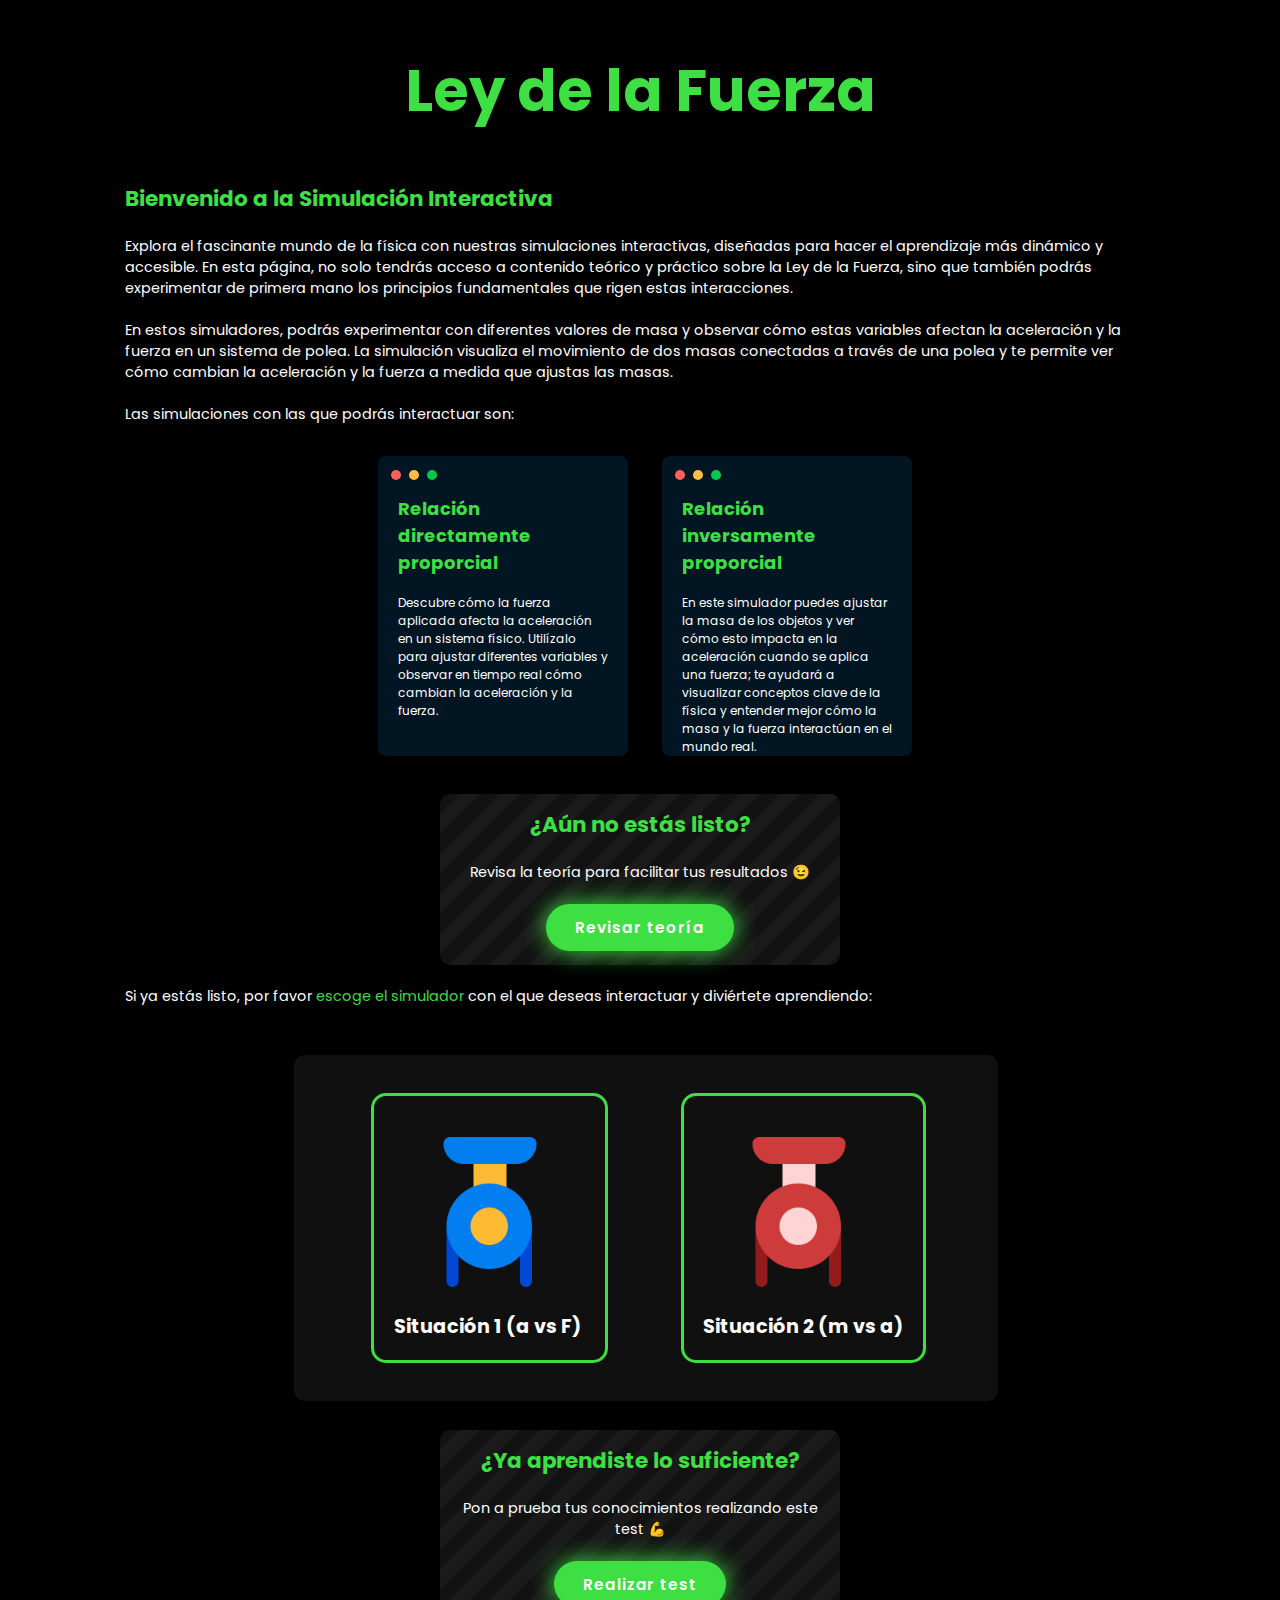
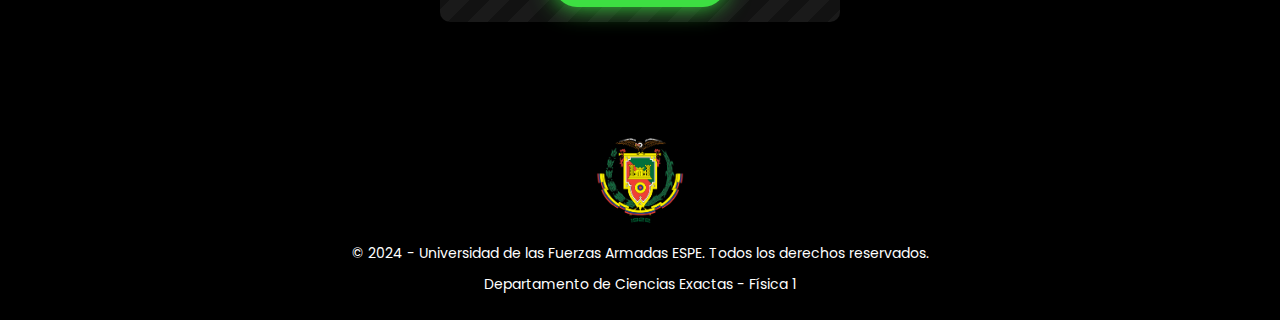
<file: index.html>
<!DOCTYPE html>
<html lang="en">
<head>
    <meta charset="UTF-8">
    <meta name="viewport" content="width=device-width, initial-scale=1.0">
    <meta name="description" content="Simuladores interactivos de física para estudiar la Ley de la Fuerza. Aprende sobre como influyen la aceleración, gravedad y fuerza en un sistema de poleas.">
    <meta name="keywords" content="simuladores de física, ley de la fuerza, aceleración, fuerza, gravedad, leyes de Newton, aprendizaje interactivo">
    <meta name="robots" content="index, follow">
    <meta name="author" content="Universidad de las Fuerzas Armadas ESPE">

    <title>Ley de la Fuerza</title>
    <link rel="stylesheet" type="text/css" href="css/index.css">
    <link rel="icon" href="img/favicon.ico" type="image/x-icon">
</head>
<body>
    <h1 class="heading">Ley de la Fuerza</h1>
    <div class="contenido-principal">
        <h2>Bienvenido a la Simulación Interactiva</h2>
        <br>
        <p class="contenido-principal-intro">Explora el fascinante mundo de la física con nuestras simulaciones interactivas, diseñadas para hacer el aprendizaje más dinámico y accesible. En esta página, no solo tendrás acceso a contenido teórico y práctico sobre la Ley de la Fuerza, sino que también podrás experimentar de primera mano los principios fundamentales que rigen estas interacciones.</p>
        <br>
        <p>En estos simuladores, podrás experimentar con diferentes valores de masa y observar cómo estas variables afectan la aceleración y la fuerza en un sistema de polea. La simulación visualiza el movimiento de dos masas conectadas a través de una polea y te permite ver cómo cambian la aceleración y la fuerza a medida que ajustas las masas.</p>
        <br>
        <p>Las simulaciones con las que podrás interactuar son:</p>
        <br>
        <div class="cartas-intro">
            <div class="card">
                <div class="tools">
                    <div class="circle">
                    <span class="red box"></span>
                    </div>
                    <div class="circle">
                    <span class="yellow box"></span>
                    </div>
                    <div class="circle">
                    <span class="green box"></span>
                    </div>
                </div>
                <div class="card__content">
                    <h2>Relación directamente proporcial</h2>
                    <br>
                    <p>Descubre cómo la fuerza aplicada afecta la aceleración en un sistema físico. Utilízalo para ajustar diferentes variables y observar en tiempo real cómo cambian la aceleración y la fuerza.</p>
                </div>
            </div>
    
            <div class="card">
                <div class="tools">
                    <div class="circle">
                    <span class="red box"></span>
                    </div>
                    <div class="circle">
                    <span class="yellow box"></span>
                    </div>
                    <div class="circle">
                    <span class="green box"></span>
                    </div>
                </div>
                <div class="card__content">
                    <h2>Relación inversamente proporcial</h2>
                    <br>
                    <p>En este simulador puedes ajustar la masa de los objetos y ver cómo esto impacta en la aceleración cuando se aplica una fuerza; te ayudará a visualizar conceptos clave de la física y entender mejor cómo la masa y la fuerza interactúan en el mundo real.</p>
                </div>
            </div>
        </div>
        <br>
        <div class="contenido_teoria">
            <h2>¿Aún no estás listo?</h2>
            <br>
            <p>Revisa la teoría para facilitar tus resultados 😉</p>
            <br>
            <a class="btn" href="teoria/definiciones.html">Revisar teoría</a>
        </div>
        <br>
        <p>Si ya estás listo, por favor <span style="color: var(--main-color);">escoge el simulador</span> con el que deseas interactuar y diviértete aprendiendo:</p>
    </div>

    <div class="opciones">
        <div class="opcion2">
            <div class="img2" onclick="window.location.href='simulador/situacion1.html'">
                <img src="img/polea1.png" alt="Polea - Aceleración vs Fuerza">
                <h3>Situación 1 (a vs F)</h3>
            </div>
        </div>
        <div class="opcion1">
            <div class="img1" onclick="window.location.href='simulador/situacion2.html'">
                <img src="img/polea2.png" alt="Polea - Masa vs Aceleración">
                <h3>Situación 2 (m vs a)</h3>
            </div>
        </div>
    </div>

    <div class="contenido_teoria">
        <h2 style="color: var(--main-color)">¿Ya aprendiste lo suficiente?</h2>
        <br>
        <p>Pon a prueba tus conocimientos realizando este test 💪</p>
        <br>
        <a class="btn" href="teoria/test.html">Realizar test</a>
    </div>

    <footer>
        <div class="footer-content">
            <img src="img/espe.png" alt="Universidad de las Fuerzas Armadas ESPE" class="footer-logo">
            <p>&copy; 2024 - Universidad de las Fuerzas Armadas ESPE. Todos los derechos reservados.</p>
            <p>Departamento de Ciencias Exactas - Física 1</p>
        </div>
    </footer>
</body>
</html>
</file>
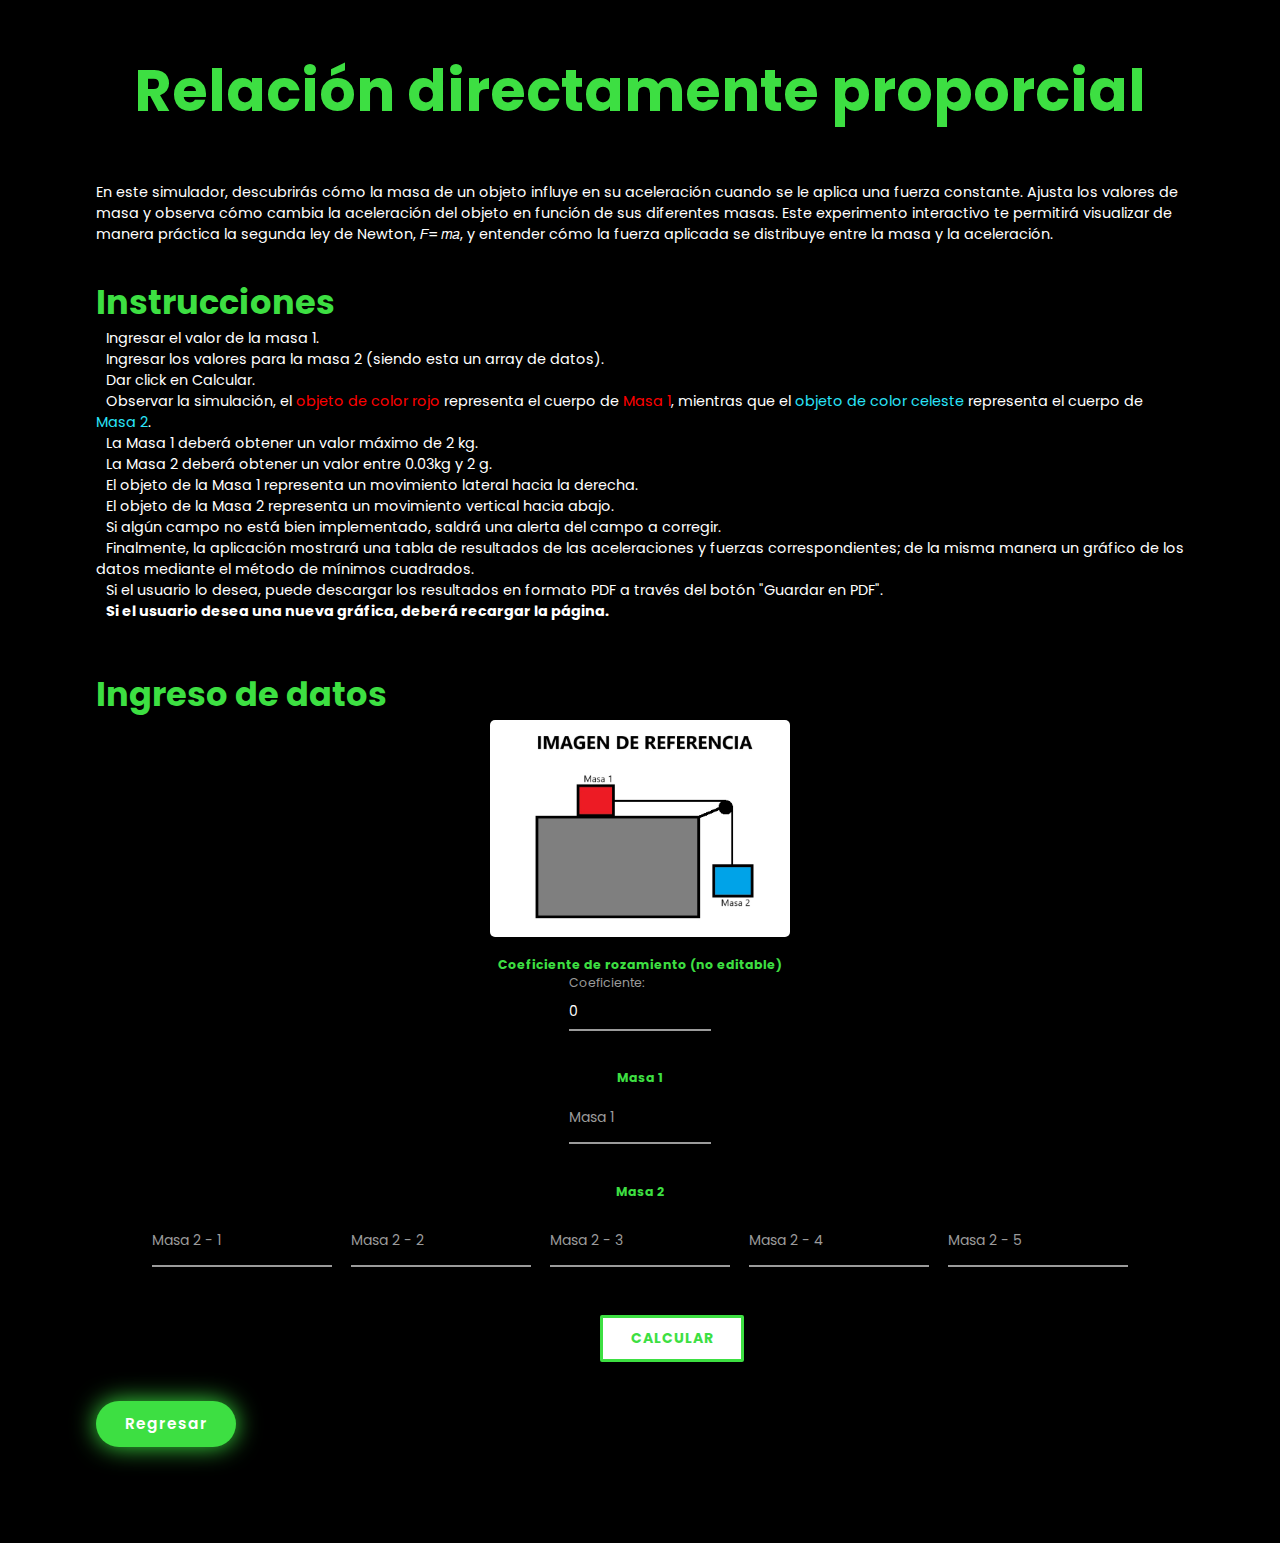
<file: simulador/situacion1.html>
<!DOCTYPE html>
<html lang="en">
<head>
    <meta charset="UTF-8">
    <meta name="viewport" content="width=device-width, initial-scale=1.0">
    <title>Situación 1 (a vs F)</title>
    <link rel="icon" href="../img/opcion1.ico" type="image/x-icon">
    <link rel="stylesheet" type="text/css" href="../css/index.css">
	<link rel="stylesheet" type="text/css" href="../css/situacion1.css">
</head>
<body>

    <header>
        <h1 class="heading">Relación directamente proporcial</h1>
    </header>

    <section class="principal-content">
        <div class="introduccion">
            <p>En este simulador, descubrirás cómo la masa de un objeto influye en su aceleración cuando se le aplica una fuerza constante. Ajusta los valores de masa y observa cómo cambia la aceleración del objeto en función de sus diferentes masas. Este experimento interactivo te permitirá visualizar de manera práctica la segunda ley de Newton, 𝐹= 𝑚𝑎, y entender cómo la fuerza aplicada se distribuye entre la masa y la aceleración.</p>
            <br>
        </div>
        <div class="instrucciones">
            <h3 class="sub-heading">Instrucciones</h3>
            <p><i class="fa-solid fa-circle-right"></i> Ingresar el valor de la masa 1.</p>
            <p><i class="fa-solid fa-circle-right"></i> Ingresar los valores para la masa 2 (siendo esta un array de datos).</p>
            <p><i class="fa-solid fa-circle-right"></i> Dar click en Calcular.</p>
            <p><i class="fa-solid fa-circle-right"></i> Observar la simulación, el <span style="color: red;">objeto de color rojo</span> representa el cuerpo de <span style="color: red;">Masa 1</span>, mientras que el <span style="color: rgb(42, 228, 249);">objeto de color celeste</span> representa el cuerpo de <span style="color: rgb(42, 228, 249);">Masa 2</span>.</p>
            <p><i class="fa-solid fa-circle-right"></i> La Masa 1 deberá obtener un valor máximo de 2 kg.</p>
            <p><i class="fa-solid fa-circle-right"></i> La Masa 2 deberá obtener un valor entre 0.03kg y 2 g.</p>
            <p><i class="fa-solid fa-circle-right"></i> El objeto de la Masa 1 representa un movimiento lateral hacia la derecha.</p>
            <p><i class="fa-solid fa-circle-right"></i> El objeto de la Masa 2 representa un movimiento vertical hacia abajo.</p>
            <p><i class="fa-solid fa-circle-right"></i> Si algún campo no está bien implementado, saldrá una alerta del campo a corregir.</p>
            <p><i class="fa-solid fa-circle-right"></i> Finalmente, la aplicación mostrará una tabla de resultados de las aceleraciones y fuerzas correspondientes; de la misma manera un gráfico de los datos mediante el método de mínimos cuadrados.</p>
            <p><i class="fa-solid fa-circle-right"></i> Si el usuario lo desea, puede descargar los resultados en formato PDF a través del botón "Guardar en PDF".</p>
            <p><i class="fa-solid fa-circle-right"></i> <strong>Si el usuario desea una nueva gráfica, deberá recargar la página.</strong></p>
        </div>
    </section>

    <div class="datos-masas">
        <h3 class="sub-heading">Ingreso de datos</h3>
        <div class="img-referencial">
            <img class="img-referencia" src="../img/referencia.jpg" alt="Ley de la Fuerza">
        </div>  
        <h3 class="h3-sub">Coeficiente de rozamiento (no editable)</h3>
        <div class="coeficiente">
            <div class="form__group field">
                <input type="number" id="coeficienteRozamiento" class="form__field input-coe" value="0" placeholder="Coeficiente" readonly>
                <label for="Coeficiente-rozamiento" class="form__label">Coeficiente:</label>
            </div>       
        </div>
        <br><br>
        <h3 class="h3-sub">Masa 1</h3>
        <div class="input-masa1">
            <div class="form__group field">
                <input type="number" id="masa1" class="form__field" placeholder="Masa 1" required step="0.01" max="1">
                <label for="masa1" class="form__label">Masa 1</label>
            </div>
        </div>
        <br><br>
        <h3 class="h3-sub">Masa 2</h3>
        <div class="input-masa2">
            <div class="form__group field masitas2">
                <input type="number" id="masa2-1" class="form__field" placeholder="Masa 2 - 1" required step="0.01" max="0.30" min="0.03">
                <label for="masa2-1" class="form__label">Masa 2 - 1</label>
            </div>
            <div class="form__group field masitas2">
                <input type="number" id="masa2-2" class="form__field" placeholder="Masa 2 - 2" required step="0.01" max="0.30" min="0.03">
                <label for="masa2-1" class="form__label">Masa 2 - 2</label>
            </div>
            <div class="form__group field masitas2">
                <input type="number" id="masa2-3" class="form__field" placeholder="Masa 2 - 3" required step="0.01" max="0.30" min="0.03">
                <label for="masa2-1" class="form__label">Masa 2 - 3</label>
            </div>
            <div class="form__group field masitas2">
                <input type="number" id="masa2-4" class="form__field" placeholder="Masa 2 - 4" required step="0.01" max="0.30" min="0.03">
                <label for="masa2-1" class="form__label">Masa 2 - 4</label>
            </div>
            <div class="form__group field masitas2">
                <input type="number" id="masa2-5" class="form__field" placeholder="Masa 2 - 5" required step="0.01" max="0.30" min="0.03">
                <label for="masa2-1" class="form__label">Masa 2 - 5</label>
            </div>
        </div>

        <div class="botones">
            <div class="buttons">
                <button id="calcularBtn" onclick="calcular()">Calcular</button>
            </div>
        </div>

        <div id="resultados" class="result" style="display: none;">
            <h3 class="sub-heading">Resultados:</h3>
            <table id="resultadosTabla">
                <thead>
                    <tr>
                        <th>Masa 1</th>
                        <th>Masa 2</th>
                        <th>Aceleración (m/s²)</th>
                        <th>Fuerza (N)</th>
                        <th>Acciones</th>
                    </tr>
                </thead>
                <tbody>
                    <!-- Las filas se agregarán dinámicamente aquí -->
                </tbody>
            </table>
        </div>
        
        <canvas id="simCanvas" class="simCanvas" width="500" height="300" style="display: none;"></canvas>

        <br><br>
        <div id="graficaContainer" style="display: none;">
            <h3 class="sub-heading">Gráfica: Aceleración vs Fuerza</h3>
            <canvas id="graficaCanvas" width="500" height="300"></canvas>
        </div>

        <!-- Div para mostrar la ecuación de la recta -->
        <div id="ecuacionRecta" class="result" style="display: none;">
            <h3 class="sub-heading">Ecuación de la Recta:</h3>
            <p id="ecuacionTexto"></p>
        </div>

        <button id="guardarPDFBtn" onclick="guardarPDF()" disabled style="display: none;"><i class="fa-solid fa-file-pdf"></i> Guardar en PDF</button>

        <a class="btn" href="../index.html">Regresar</a>
    </div>

    
    
    <!-- <footer>
        <div class="footer-content">
            <img src="../img/espe.png" alt="Universidad de las Fuerzas Armadas ESPE" class="footer-logo">
            <p>&copy; 2024 - Universidad de las Fuerzas Armadas ESPE. Todos los derechos reservados.</p>
            <p>Departamento de Ciencias Exactas - Física 1</p>
        </div>
    </footer> -->
    

    <script src="../js/fo.js"></script>
    <script src="../js/situacion1.js"></script>
    <script src="../js/chart.js"></script>

    <script src="../js/jspdf.umd.min.js"></script>
    <script src="../js/jspdf.plugin.autotable.min.js"></script>
    <script src="../js/html2canvas.min.js"></script>
    <script src="../js/pdf-lib.min.js"></script>

    <!-- <script src="https://cdnjs.cloudflare.com/ajax/libs/jspdf/2.5.1/jspdf.umd.min.js"></script>
    <script src="https://cdnjs.cloudflare.com/ajax/libs/jspdf-autotable/3.5.25/jspdf.plugin.autotable.min.js"></script>
    <script src="https://cdnjs.cloudflare.com/ajax/libs/html2canvas/0.4.1/html2canvas.min.js"></script>
    <script src="https://cdnjs.cloudflare.com/ajax/libs/pdf-lib/1.17.1/pdf-lib.min.js"></script> -->
</body>
</html>
</file>
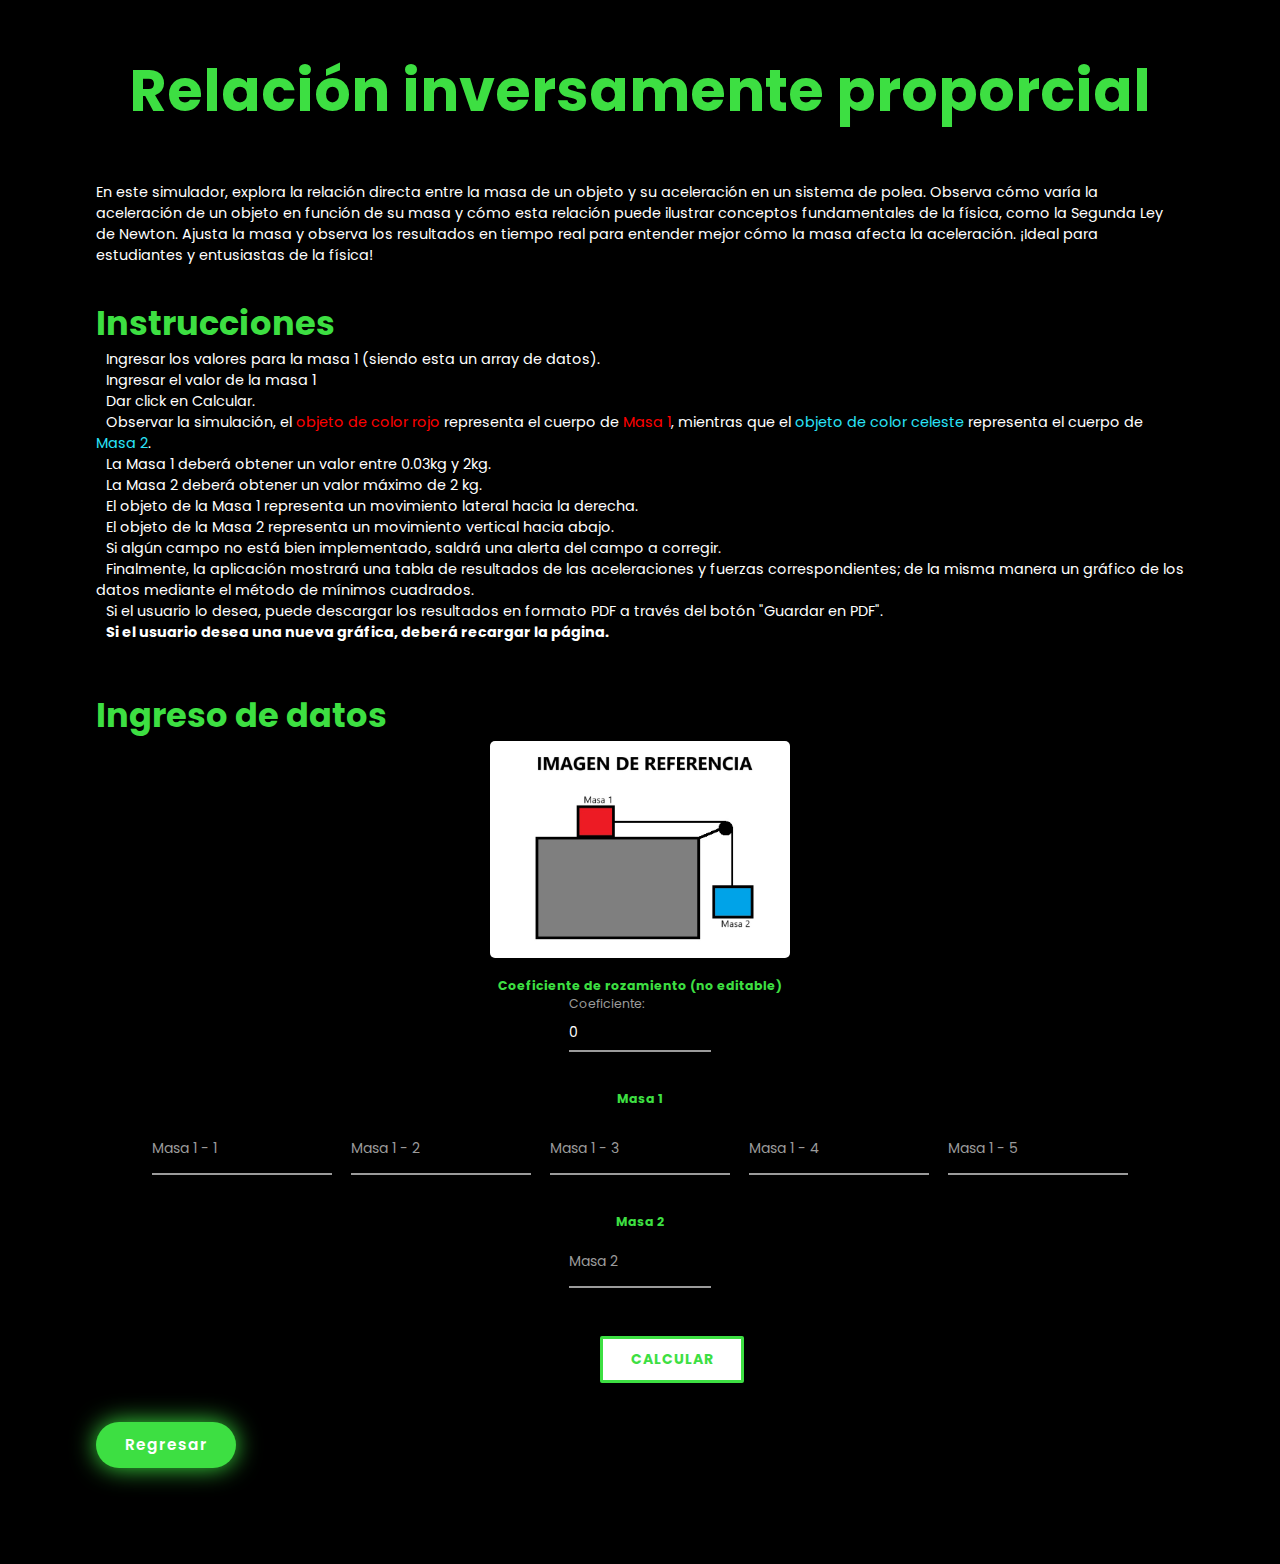
<file: simulador/situacion2.html>
<!DOCTYPE html>
<html lang="en">
<head>
    <meta charset="UTF-8">
    <meta name="viewport" content="width=device-width, initial-scale=1.0">
    <title>Situación 2 (m vs a)</title>
    <link rel="icon" href="../img/opcion2.ico" type="image/x-icon">
    <link rel="stylesheet" type="text/css" href="../css/index.css">
	<link rel="stylesheet" type="text/css" href="../css/situacion1.css">
</head>
<body>

    <header>
        <h1 class="heading">Relación inversamente proporcial</h1>
    </header>

    <section class="principal-content">
        <div class="introduccion">
            <p>En este simulador, explora la relación directa entre la masa de un objeto y su aceleración en un sistema de polea. Observa cómo varía la aceleración de un objeto en función de su masa y cómo esta relación puede ilustrar conceptos fundamentales de la física, como la Segunda Ley de Newton. Ajusta la masa y observa los resultados en tiempo real para entender mejor cómo la masa afecta la aceleración. ¡Ideal para estudiantes y entusiastas de la física!</p>
            <br>
        </div>
        <div class="instrucciones">
            <h3 class="sub-heading">Instrucciones</h3>
            <p><i class="fa-solid fa-circle-right"></i> Ingresar los valores para la masa 1 (siendo esta un array de datos).</p>
            <p><i class="fa-solid fa-circle-right"></i> Ingresar el valor de la masa 1</p>
            <p><i class="fa-solid fa-circle-right"></i> Dar click en Calcular.</p>
            <p><i class="fa-solid fa-circle-right"></i> Observar la simulación, el <span style="color: red;">objeto de color rojo</span> representa el cuerpo de <span style="color: red;">Masa 1</span>, mientras que el <span style="color: rgb(42, 228, 249);">objeto de color celeste</span> representa el cuerpo de <span style="color: rgb(42, 228, 249);">Masa 2</span>.</p>
            <p><i class="fa-solid fa-circle-right"></i> La Masa 1 deberá obtener un valor entre 0.03kg y 2kg.</p>
            <p><i class="fa-solid fa-circle-right"></i> La Masa 2 deberá obtener un valor máximo de 2 kg.</p>
            <p><i class="fa-solid fa-circle-right"></i> El objeto de la Masa 1 representa un movimiento lateral hacia la derecha.</p>
            <p><i class="fa-solid fa-circle-right"></i> El objeto de la Masa 2 representa un movimiento vertical hacia abajo.</p>
            <p><i class="fa-solid fa-circle-right"></i> Si algún campo no está bien implementado, saldrá una alerta del campo a corregir.</p>
            <p><i class="fa-solid fa-circle-right"></i> Finalmente, la aplicación mostrará una tabla de resultados de las aceleraciones y fuerzas correspondientes; de la misma manera un gráfico de los datos mediante el método de mínimos cuadrados.</p>
            <p><i class="fa-solid fa-circle-right"></i> Si el usuario lo desea, puede descargar los resultados en formato PDF a través del botón "Guardar en PDF".</p>
            <p><i class="fa-solid fa-circle-right"></i> <strong>Si el usuario desea una nueva gráfica, deberá recargar la página.</strong></p>
        </div>
    </section>

    <div class="datos-masas">
        <h3 class="sub-heading">Ingreso de datos</h3>
        <div class="img-referencial">
            <img class="img-referencia" src="../img/referencia.jpg" alt="Ley de la Fuerza">
        </div>
        <h3 class="h3-sub">Coeficiente de rozamiento (no editable)</h3>
        <div class="coeficiente">
            <div class="form__group field">
                <input type="number" id="coeficienteRozamiento" class="form__field input-coe" value="0" placeholder="Coeficiente" readonly>
                <label for="Coeficiente-rozamiento" class="form__label">Coeficiente:</label>
            </div>       
        </div>
        <br><br>
        <h3 class="h3-sub">Masa 1</h3>
        <div class="input-masa2">
            <div class="form__group field masitas2">
                <input type="number" id="masa1-1" class="form__field" placeholder="Masa 1 - 1" required step="0.01" max="0.30" min="0.03">
                <label for="masa1-1" class="form__label">Masa 1 - 1</label>
            </div>
            <div class="form__group field masitas2">
                <input type="number" id="masa1-2" class="form__field" placeholder="Masa 1 - 2" required step="0.01" max="0.30" min="0.03">
                <label for="masa1-2" class="form__label">Masa 1 - 2</label>
            </div>
            <div class="form__group field masitas2">
                <input type="number" id="masa1-3" class="form__field" placeholder="Masa 1 - 3" required step="0.01" max="0.30" min="0.03">
                <label for="masa1-3" class="form__label">Masa 1 - 3</label>
            </div>
            <div class="form__group field masitas2">
                <input type="number" id="masa1-4" class="form__field" placeholder="Masa 1 - 4" required step="0.01" max="0.30" min="0.03">
                <label for="masa1-4" class="form__label">Masa 1 - 4</label>
            </div>
            <div class="form__group field masitas2">
                <input type="number" id="masa1-5" class="form__field" placeholder="Masa 1 - 5" required step="0.01" max="0.30" min="0.03">
                <label for="masa1-5" class="form__label">Masa 1 - 5</label>
            </div>
        </div>
        <br><br>
        <h3 class="h3-sub">Masa 2</h3>
        <div class="input-masa1">
            <div class="form__group field">
                <input type="number" id="masa2" class="form__field" placeholder="Masa 1" required step="0.01" max="1">
                <label for="masa2" class="form__label">Masa 2</label>
            </div>
        </div>

        <div class="botones">
            <div class="buttons">
                <button id="calcularBtn" onclick="calcular()">Calcular</button>
            </div>
        </div>

        <div id="resultados" class="result" style="display: none;">
            <h3 class="sub-heading">Resultados:</h3>
            <table id="resultadosTabla">
                <thead>
                    <tr>
                        <th>Masa 1</th>
                        <th>Aceleración (m/s²)</th>
                        <th>Masa 2</th>
                        <th>Acciones</th>
                    </tr>
                </thead>
                <tbody>
                    <!-- Las filas se agregarán dinámicamente aquí -->
                </tbody>
            </table>
        </div>
        
        <canvas id="simCanvas" class="simCanvas" width="500" height="300" style="display: none;"></canvas>

        <br><br>
        <div id="graficaContainer" style="display: none;">
            <h3 class="sub-heading">Gráfica: Masa vs Aceleración</h3>
            <canvas id="graficaCanvas" width="500" height="300"></canvas>
        </div>

        <!-- Div para mostrar la ecuación de la recta -->
        <div id="ecuacionRecta" class="result" style="display: none;">
            <h3 class="sub-heading">Ecuación de la Recta:</h3>
            <p id="ecuacionTexto"></p>
        </div>

        <button id="guardarPDFBtn" onclick="guardarPDF()" disabled style="display: none;"><i class="fa-solid fa-file-pdf"></i> Guardar en PDF</button>
    
        <a class="btn" href="../index.html">Regresar</a>
    </div>

    
    
    <!-- <footer>
        <div class="footer-content">
            <img src="../img/espe.png" alt="Universidad de las Fuerzas Armadas ESPE" class="footer-logo">
            <p>&copy; 2024 - Universidad de las Fuerzas Armadas ESPE. Todos los derechos reservados.</p>
            <p>Departamento de Ciencias Exactas - Física 1</p>
        </div>
    </footer> -->
    

    <script src="../js/fo.js"></script>
    <script src="../js/situacion2.js"></script>
    <script src="../js/chart.js"></script>

    <script src="../js/jspdf.umd.min.js"></script>
    <script src="../js/jspdf.plugin.autotable.min.js"></script>
    <script src="../js/html2canvas.min.js"></script>
    <script src="../js/pdf-lib.min.js"></script>

    <!-- <script src="https://cdnjs.cloudflare.com/ajax/libs/jspdf/2.5.1/jspdf.umd.min.js"></script>
    <script src="https://cdnjs.cloudflare.com/ajax/libs/jspdf-autotable/3.5.25/jspdf.plugin.autotable.min.js"></script>
    <script src="https://cdnjs.cloudflare.com/ajax/libs/html2canvas/0.4.1/html2canvas.min.js"></script>
    <script src="https://cdnjs.cloudflare.com/ajax/libs/pdf-lib/1.17.1/pdf-lib.min.js"></script> -->
</body>
</html>
</file>
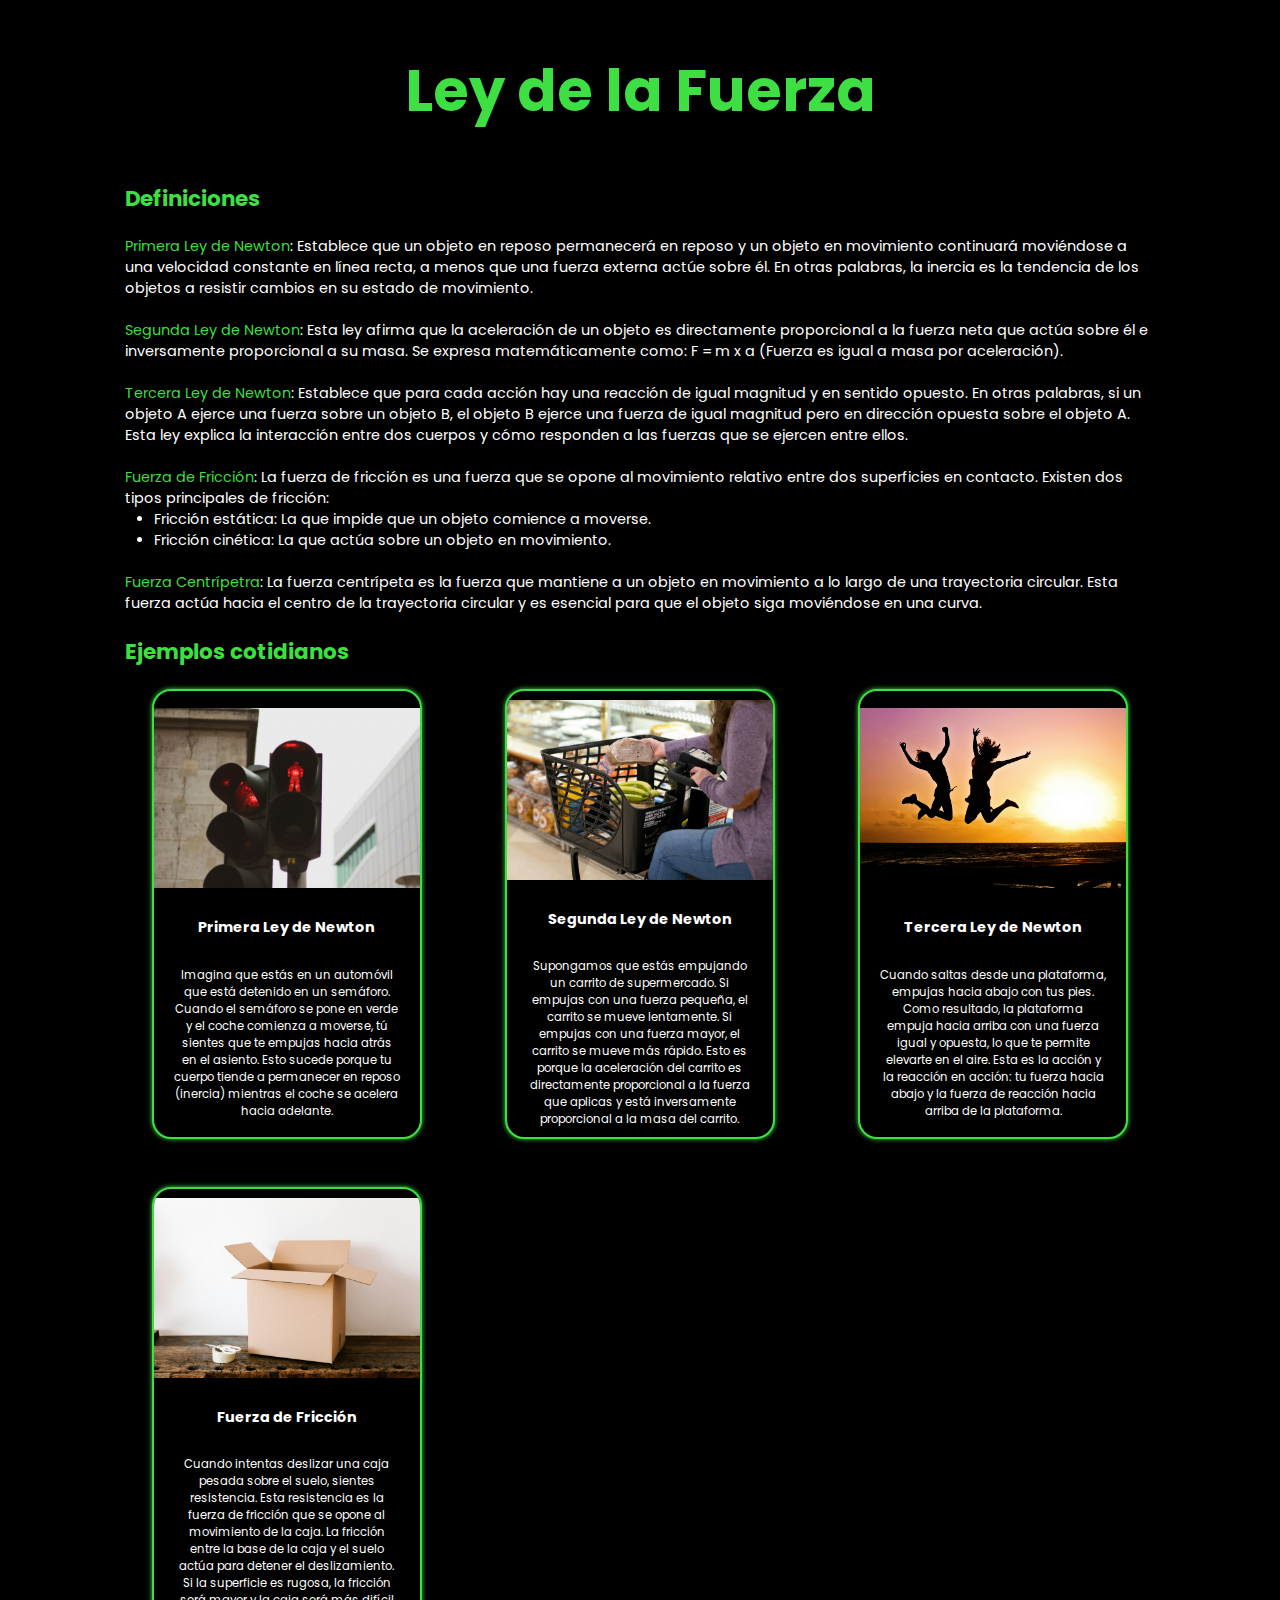
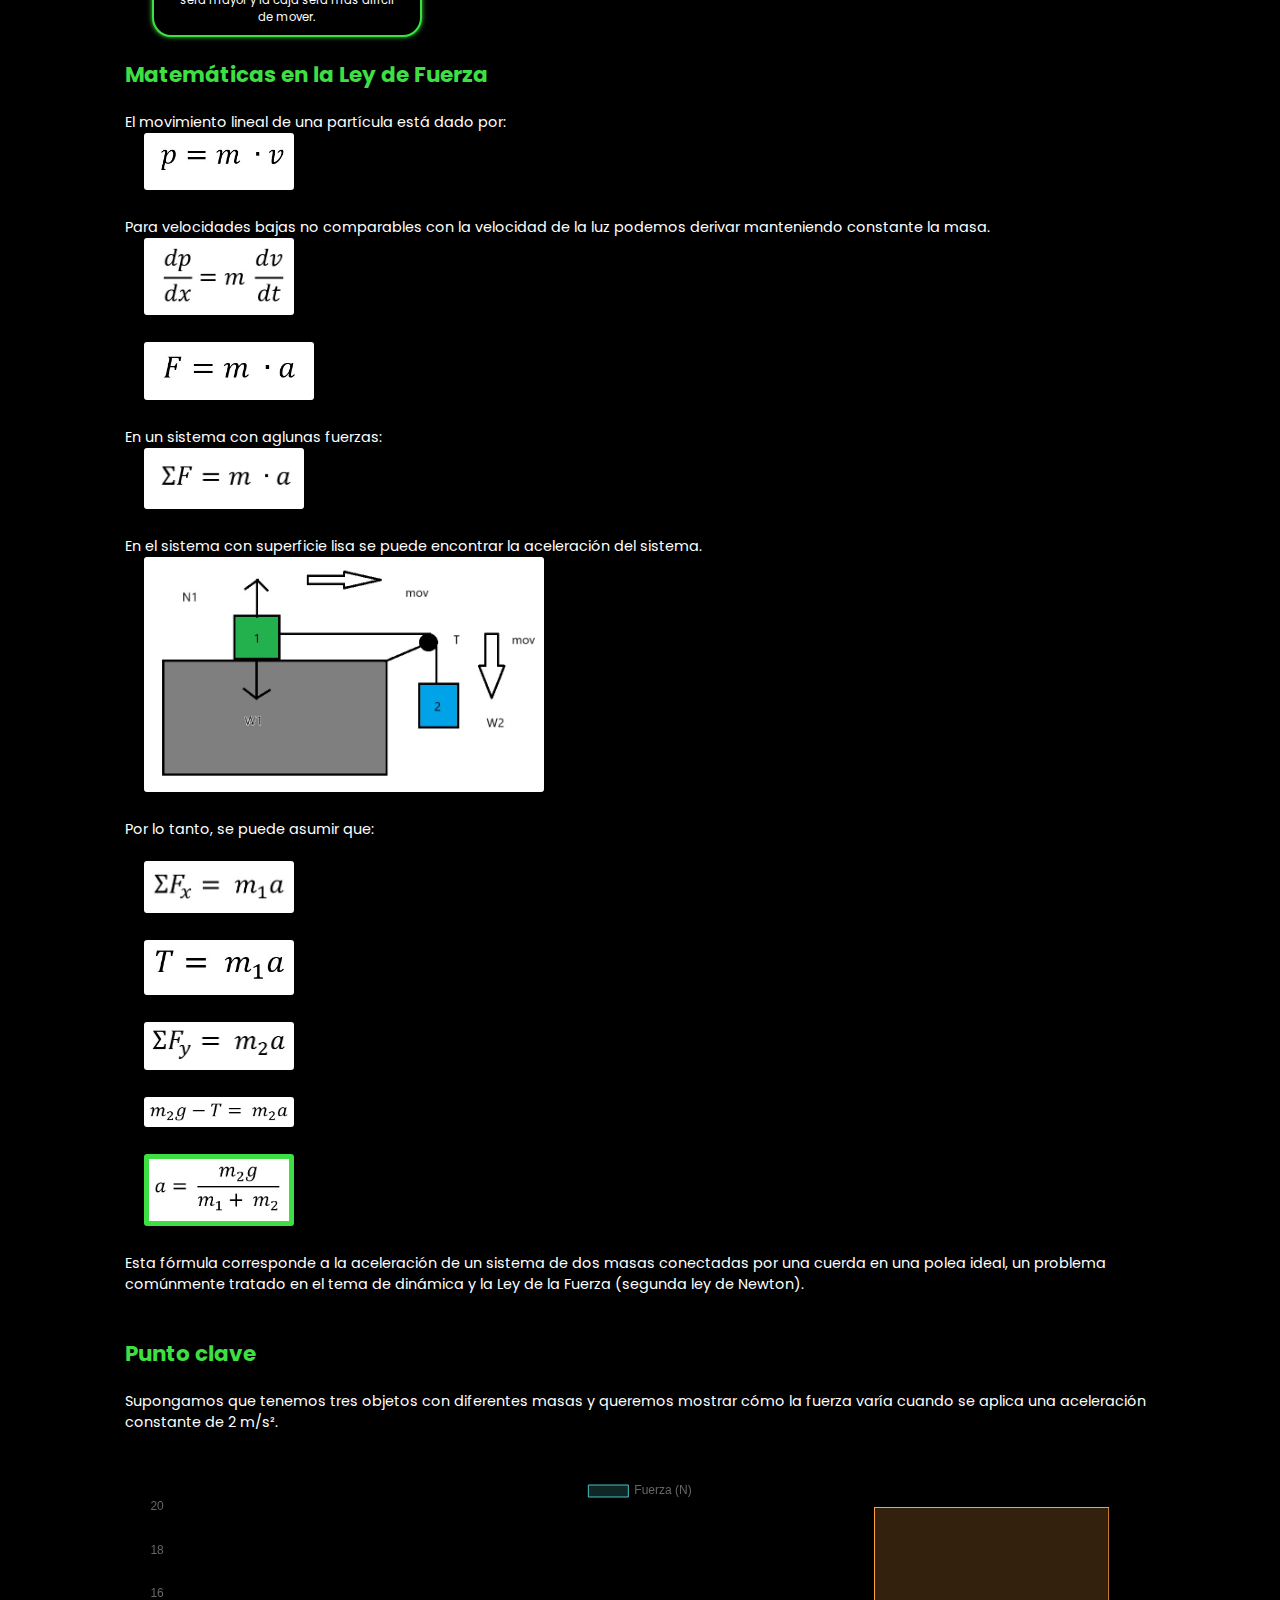
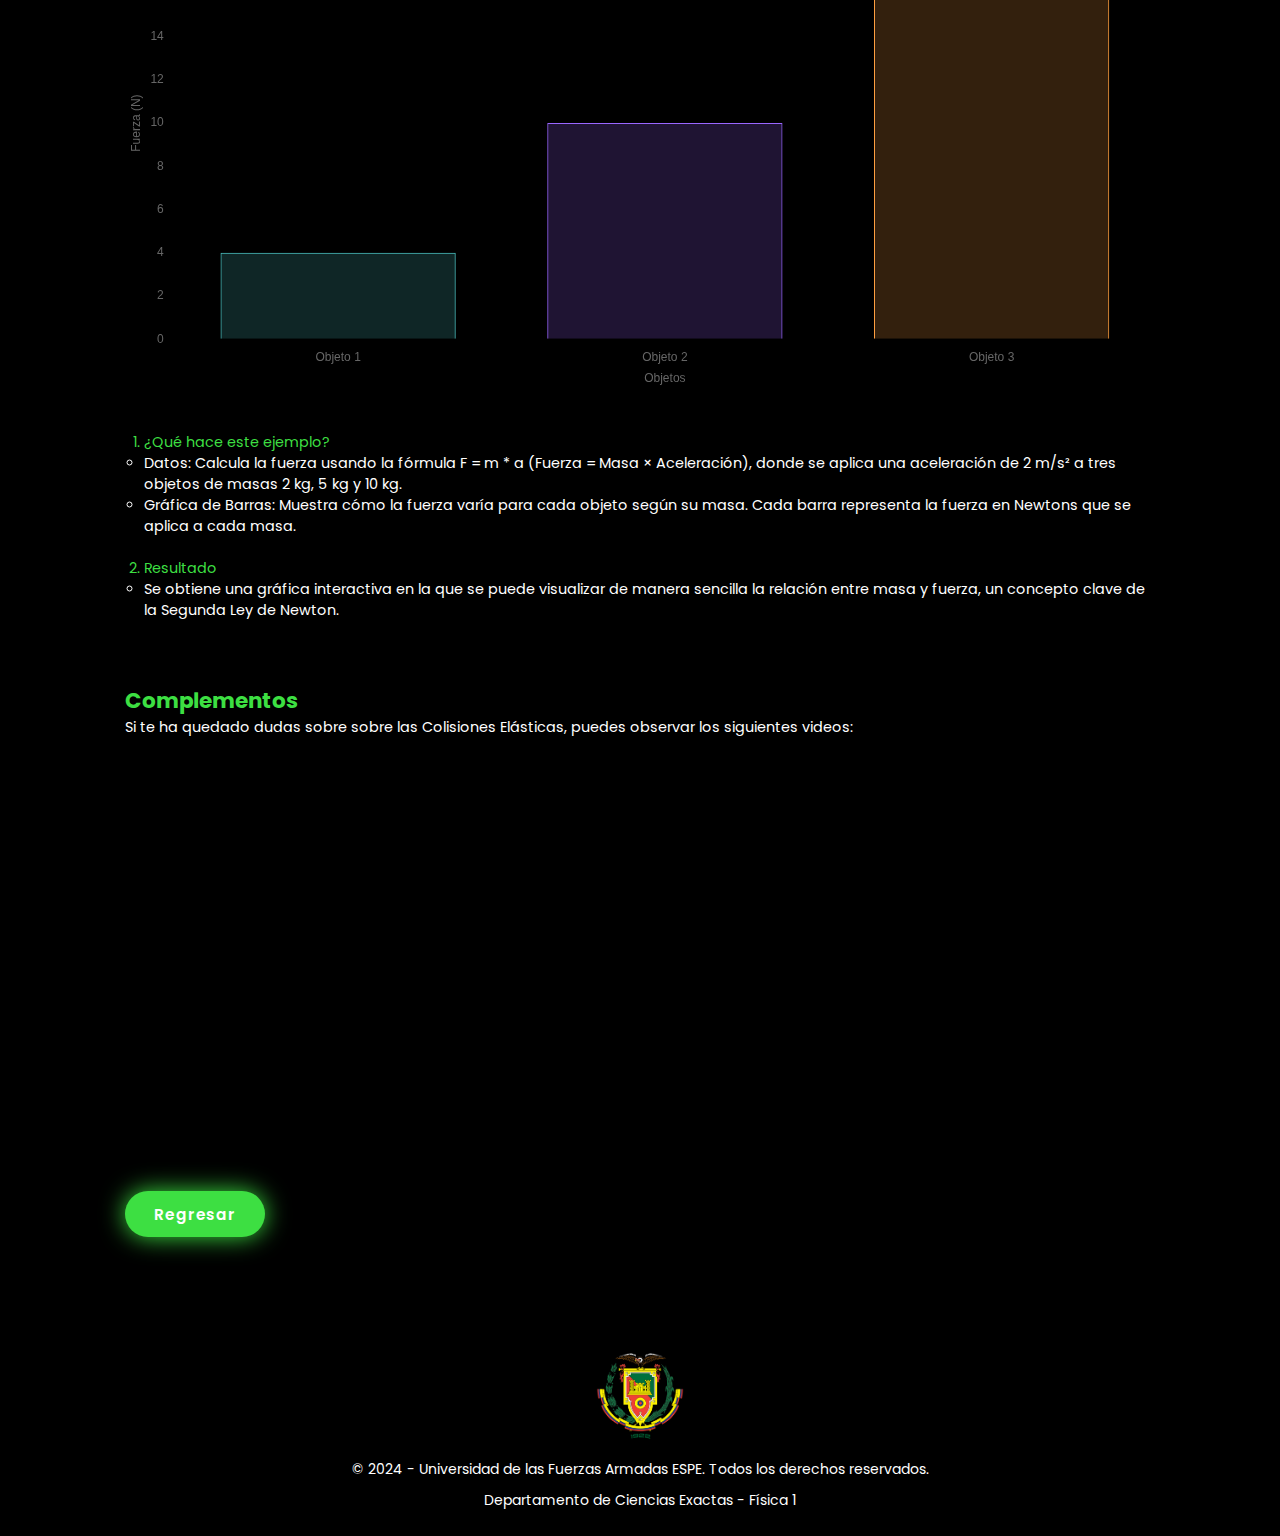
<file: teoria/definiciones.html>
<!DOCTYPE html>
<html lang="en">
<head>
    <meta charset="UTF-8">
    <meta name="viewport" content="width=device-width, initial-scale=1.0">
    <title>Teoría - Colisiones elásticas</title>
    <link rel="stylesheet" type="text/css" href="../css/index.css">
    <link rel="stylesheet" type="text/css" href="../css/definiciones.css">
    <link rel="icon" href="../img/favicon.ico" type="image/x-icon">
</head>
<body>
    <!-- Descripciones -->
    <h1 class="heading">Ley de la Fuerza</h1>
    <div class="contenido-principal">
        <h2><i class="fa-solid fa-star"></i> Definiciones</h2>
        <br>
        <p><span class="color-azul"><i class="fa-solid fa-check"></i> Primera Ley de Newton</span>: Establece que un objeto en reposo permanecerá en reposo y un objeto en movimiento continuará moviéndose a una velocidad constante en línea recta, a menos que una fuerza externa actúe sobre él. En otras palabras, la inercia es la tendencia de los objetos a resistir cambios en su estado de movimiento.</p>
        <br>
        <p><span class="color-azul"><i class="fa-solid fa-check"></i> Segunda Ley de Newton</span>: Esta ley afirma que la aceleración de un objeto es directamente proporcional a la fuerza neta que actúa sobre él e inversamente proporcional a su masa. Se expresa matemáticamente como: F = m x a (Fuerza es igual a masa por aceleración).</p>
        <br>
        <p><span class="color-azul"><i class="fa-solid fa-check"></i> Tercera Ley de Newton</span>: Establece que para cada acción hay una reacción de igual magnitud y en sentido opuesto. En otras palabras, si un objeto A ejerce una fuerza sobre un objeto B, el objeto B ejerce una fuerza de igual magnitud pero en dirección opuesta sobre el objeto A. Esta ley explica la interacción entre dos cuerpos y cómo responden a las fuerzas que se ejercen entre ellos.</p>
        <br>
        <p><span class="color-azul"><i class="fa-solid fa-check"></i> Fuerza de Fricción</span>: La fuerza de fricción es una fuerza que se opone al movimiento relativo entre dos superficies en contacto. Existen dos tipos principales de fricción:</p>
        <ul style="margin-left: 3rem;">
            <li>Fricción estática: La que impide que un objeto comience a moverse.</li>
            <li>Fricción cinética: La que actúa sobre un objeto en movimiento.</li>
        </ul>
        <br>
        <p><span class="color-azul"><i class="fa-solid fa-check"></i> Fuerza Centrípetra</span>: La fuerza centrípeta es la fuerza que mantiene a un objeto en movimiento a lo largo de una trayectoria circular. Esta fuerza actúa hacia el centro de la trayectoria circular y es esencial para que el objeto siga moviéndose en una curva.</p>
        <br>
    
        <!-- Ejemplos de la vida cotidiana -->
        <h2><i class="fa-solid fa-star"></i> Ejemplos cotidianos</h2>
        <br>
        <section class="projects" id="projects">
            <div class="projects-box">
                <div class="projects-card">
                    <img src="../img/ejemplo4.jpg" alt="Leyes de Newton">
                    <h3>Primera Ley de Newton</h3>
                    <p>Imagina que estás en un automóvil que está detenido en un semáforo. Cuando el semáforo se pone en verde y el coche comienza a moverse, tú sientes que te empujas hacia atrás en el asiento. Esto sucede porque tu cuerpo tiende a permanecer en reposo (inercia) mientras el coche se acelera hacia adelante.</p>
                </div>
                <div class="projects-card">
                    <img src="../img/ejemplo3.jpg" alt="Leyes de Newton">
                    <h3>Segunda Ley de Newton</h3>
                    <p>Supongamos que estás empujando un carrito de supermercado. Si empujas con una fuerza pequeña, el carrito se mueve lentamente. Si empujas con una fuerza mayor, el carrito se mueve más rápido. Esto es porque la aceleración del carrito es directamente proporcional a la fuerza que aplicas y está inversamente proporcional a la masa del carrito.</p>
                </div>
                <div class="projects-card">
                    <img src="../img/ejemplo2.jpg" alt="Leyes de Newton">
                    <h3>Tercera Ley de Newton</h3>
                    <p>Cuando saltas desde una plataforma, empujas hacia abajo con tus pies. Como resultado, la plataforma empuja hacia arriba con una fuerza igual y opuesta, lo que te permite elevarte en el aire. Esta es la acción y la reacción en acción: tu fuerza hacia abajo y la fuerza de reacción hacia arriba de la plataforma.</p>
                </div>
                <div class="projects-card">
                    <img src="../img/ejemplo1.jpg" alt="Leyes de Newton">
                    <h3>Fuerza de Fricción</h3>
                    <p>Cuando intentas deslizar una caja pesada sobre el suelo, sientes resistencia. Esta resistencia es la fuerza de fricción que se opone al movimiento de la caja. La fricción entre la base de la caja y el suelo actúa para detener el deslizamiento. Si la superficie es rugosa, la fricción será mayor y la caja será más difícil de mover.</p>
                </div>
            </div>
        </section>

        <br>
        <h2><i class="fa-solid fa-star"></i> Matemáticas en la Ley de Fuerza</h2>
        <br>
        <p>El movimiento lineal de una partícula está dado por:</p>
        <img src="../img/formula1.jpeg" alt="Ley de la Fuerza" class="imagenes for1">
        <br><br>
        <p>Para velocidades bajas no comparables con la velocidad de la luz podemos derivar manteniendo constante la masa.</p>
        <img src="../img/formula2.jpeg" alt="Ley de la Fuerza" class="imagenes for3">
        <br><br>
        <img src="../img/formula3.jpeg" alt="Ley de la Fuerza" class="imagenes for4">
        <br><br>
        <p>En un sistema con aglunas fuerzas:</p>  
        <img src="../img/formula4.jpeg" alt="Ley de la Fuerza" class="imagenes for5">
        <br><br>
        <p>En el sistema con superficie lisa se puede encontrar la aceleración del sistema.</p>
        <img src="../img/formula5.jpg" alt="Ley de la Fuerza" class="imagenes for6">
        <br><br>
        <p>Por lo tanto, se puede asumir que:</p>
        <br>  
        <img src="../img/formula6.jpeg" alt="Ley de la Fuerza" class="imagenes for7">
        <br><br>
        <img src="../img/formula7.jpeg" alt="Ley de la Fuerza" class="imagenes for8">
        <br><br>
        <img src="../img/formula8.jpeg" alt="Ley de la Fuerza" class="imagenes for9">
        <br><br>
        <img src="../img/formula10.jpeg" alt="Ley de la Fuerza" class="imagenes for9">
        <br><br>
        <img src="../img/formula9.jpeg" alt="Ley de la Fuerza" class="imagenes for10">
        <br><br>
        <p>Esta fórmula corresponde a la aceleración de un sistema de dos masas conectadas por una cuerda en una polea ideal, un problema comúnmente tratado en el tema de dinámica y la Ley de la Fuerza (segunda ley de Newton).</p>

        <br><br>
        <h2><i class="fa-solid fa-star"></i>Punto clave</h2>
        <br>
        <p>Supongamos que tenemos tres objetos con diferentes masas y queremos mostrar cómo la fuerza varía cuando se aplica una aceleración constante de 2 m/s².</p>
        <br><br>
        <canvas id="fuerzaMasaChart" width="400" height="200"></canvas>
        <br><br>
        <ol class="lista-coeficientes">
            <li class="color-azul">¿Qué hace este ejemplo?</li>
            <ul>
                <li>Datos: Calcula la fuerza usando la fórmula F = m * a (Fuerza = Masa × Aceleración), donde se aplica una aceleración de 2 m/s² a tres objetos de masas 2 kg, 5 kg y 10 kg.
                </li>
                <li>Gráfica de Barras: Muestra cómo la fuerza varía para cada objeto según su masa. Cada barra representa la fuerza en Newtons que se aplica a cada masa.</li>
            </ul>
            <br>    
            <li class="color-azul">Resultado</li>
            <ul>
                <li>Se obtiene una gráfica interactiva en la que se puede visualizar de manera sencilla la relación entre masa y fuerza, un concepto clave de la Segunda Ley de Newton.</li>
            </ul>
            <br>
        </ol>


        <br><br>
        <h2><i class="fa-solid fa-star"></i> Complementos</h2>
        <p>Si te ha quedado dudas sobre sobre las Colisiones Elásticas, puedes observar los siguientes videos:</p>
        <br><br>
        <div class="videos-complementarios">
            <iframe width="560" height="315" src="https://www.youtube.com/embed/m8NBT0SL5CA?si=rh-CRtWsxP1bAi5x" title="YouTube video player" frameborder="0" allow="accelerometer; autoplay; clipboard-write; encrypted-media; gyroscope; picture-in-picture; web-share" referrerpolicy="strict-origin-when-cross-origin" allowfullscreen></iframe>
            <iframe width="560" height="315" src="https://www.youtube.com/embed/2D7UKH7fPpA?si=A5xavTWgwlW2CvVp" title="YouTube video player" frameborder="0" allow="accelerometer; autoplay; clipboard-write; encrypted-media; gyroscope; picture-in-picture; web-share" referrerpolicy="strict-origin-when-cross-origin" allowfullscreen></iframe>
        </div>

        <a class="btn" href="../index.html">Regresar</a>
    </div>

    <footer>
        <div class="footer-content">
            <img src="../img/espe.png" alt="Universidad de las Fuerzas Armadas ESPE" class="footer-logo">
            <p>&copy; 2024 - Universidad de las Fuerzas Armadas ESPE. Todos los derechos reservados.</p>
            <p>Departamento de Ciencias Exactas - Física 1</p>
        </div>
    </footer>


    <script src="../js/fo.js"></script>
    <script src="../js/chart.js"></script>
    <script src="../js/definiciones.js"></script>
</body>
</html>
</file>
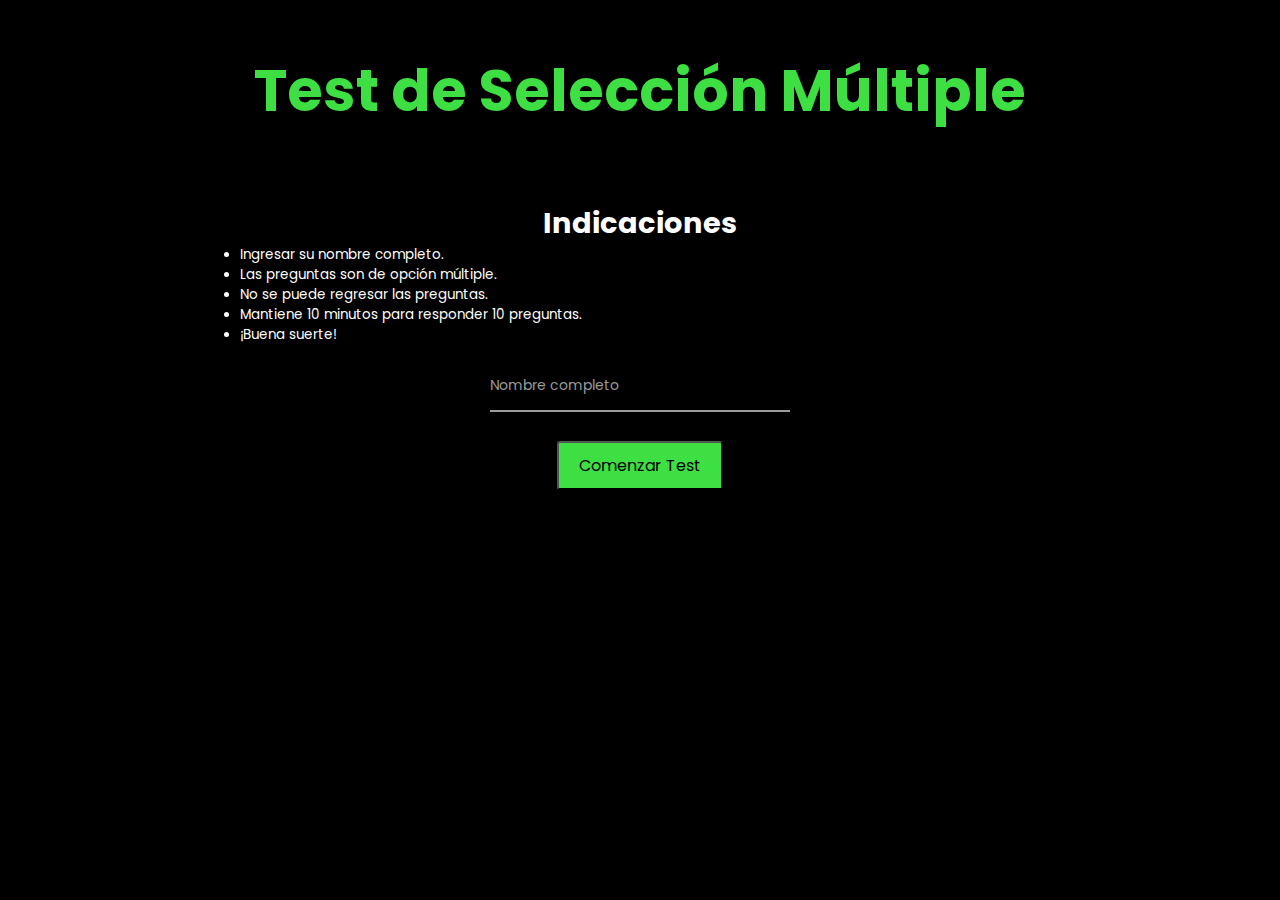
<file: teoria/test.html>
<!DOCTYPE html>
<html lang="es">
<head>
    <meta charset="UTF-8">
    <meta name="viewport" content="width=device-width, initial-scale=1.0">
    <title>Test de Selección Múltiple</title>
    <link rel="stylesheet" type="text/css" href="../css/test.css">
    <link rel="stylesheet" type="text/css" href="../css/index.css">
    <link rel="icon" href="../img/favicon.ico" type="image/x-icon">
</head>
<body>
    <script>
        window.addEventListener('beforeunload', function (e) {
            const message = '¿Estás seguro de que quieres salir? Si lo haces, perderás el progreso del test.';
            e.returnValue = message; // Compatibilidad con navegadores más antiguos
            return message; // Para navegadores modernos
        });
    </script>
    <div id="test-container">
        <!-- Pantalla de inicio -->
        <div id="start-screen">
            <h1 class="heading">Test de Selección Múltiple</h1>
            <br>
            <h3>Indicaciones</h3>
            <ul class="indicaciones">
                <li>Ingresar su nombre completo.</li>
                <li>Las preguntas son de opción múltiple.</li>
                <li>No se puede regresar las preguntas.</li>
                <li>Mantiene 10 minutos para responder 10 preguntas.</li>
                <li>¡Buena suerte!</li>
            </ul>

            <div class="form__group field">
                <input type="text" id="student-name" class="form__field" placeholder="Nombre completo" required>
                <label for="height" class="form__label">Nombre completo</label>
            </div>

            <button onclick="startTest()">Comenzar Test</button>

        </div>

        <!-- Pantalla del test -->
        <div id="test-screen" style="display: none;">
            <div id="timer">Tiempo restante: <span id="time">10:00</span></div>
            <div id="question-container">
                <h2 id="question"></h2>
                <br><br>
                <div id="options"></div>
            </div>
            <button id="next-button" onclick="nextQuestion()">Siguiente</button>
            <button id="finish-button" onclick="finishTest()" style="display: none;">Finalizar</button>
            
        </div>

        <!-- Pantalla de resultados -->
        <div id="results-screen" style="display: none;">
            <h1 class="color-azul">Resultados</h1>
            <p id="result-text"></p>
            <a class="btn" href="../index.html">Salir</a>
        </div>
    </div>

    <script src="../js/test.js"></script>
</body>
</html>
</file>
<file: css/index.css>
@import url('https://fonts.googleapis.com/css2?family=Poppins:ital,wght@0,100;0,200;0,300;0,400;0,500;0,600;0,700;0,800;0,900;1,100;1,200;1,300;1,400;1,500;1,600;1,700;1,800;1,900&display=swap');

*{
	margin: 0;
	padding: 0;
	box-sizing: border-box;
	text-decoration: none;
	scroll-behavior: smooth;
	font-family: "Poppins";
}

:root {
	--bg-color: #000;
	--second-bg-color: #101010;
	--text-color: #fff;
	--main-color: #3ddf42;
    --second-main-color: #7ff95e;
}

html{
	font-size: 60%;
	overflow-x: hidden;
}

body{
	background: var(--bg-color);
	color: var(--text-color);
}

::-webkit-scrollbar{
	width: 15px;
}

::-webkit-scrollbar-thumb{
	background-color: var(--main-color);
}

::-webkit-scrollbar-track{
	background-color: var(--bg-color);
	width: 50px;
}

.heading{
	text-align: center;
	font-size: 6rem;
	margin: 5rem 0;
    color: var(--main-color);
}

.color-azul{
    color: var(--main-color);
}

/* -------------------------------------------------- */

.contenido-principal h2{
    color: var(--main-color);
}

.cartas-intro{
    display: inline-flex;
    margin: 1rem auto;
    width: 55%;
    margin-left: 23%;
}

.card {
    width: 250px;
    height: 300px;
    margin: 0 auto;
    background-color: #011522;
    border-radius: 8px;
    z-index: 1;
}

.tools {
    display: flex;
    align-items: center;
    padding: 9px;
}

.circle {
    padding: 0 4px;
}

.box {
    display: inline-block;
    align-items: center;
    width: 10px;
    height: 10px;
    padding: 1px;
    border-radius: 50%;
}

.red {
    background-color: #ff605c;
}

.yellow {
    background-color: #ffbd44;
}

.green {
    background-color: #00ca4e;
}

.card__content{
    color: white;
    font-size: 12px;
    padding-left: 20px;
    padding-right: 20px;
    text-align: left;
}

.contenido_teoria{
    margin: 0 auto;
    margin-top: 3rem;
    width: 400px;
    text-align: center;
    padding: 1.5rem;
    border-radius: 10px;
    font-size: 1.5rem;

    background: #121212; /* Fallback for browsers that don't support gradients */
    background: linear-gradient(
    135deg,
    #121212 25%,
    #1a1a1a 25%,
    #1a1a1a 50%,
    #121212 50%,
    #121212 75%,
    #1a1a1a 75%,
    #1a1a1a
    );
    background-size: 40px 40px;

    /* Animation */
    animation: move 4s linear infinite;
}

@keyframes show{
    from{
        opacity: 0;
        scale: 25%;
    }

    to{
        opacity: 1;
        scale: 100%;
    }
}

@keyframes move {
    0% {
      background-position: 0 0;
    }
    100% {
      background-position: 40px 40px;
    }
  }

.contenido_teoria .btn{
    display: inline-block;
    padding: 1rem 2.8rem;
    background: var(--main-color);
    box-shadow: 0 0 25px var(--main-color);
    border-radius: 4rem;
    font-size: 1.6rem;
    color: #fff;
    border: 2px solid transparent;
    letter-spacing: 0.1rem;
    font-weight: 600;
    transition: 0.3 ease-in-out;
    cursor: pointer;
}

.contenido_teoria .btn:hover{
    transform: scale(1.05);
    box-shadow: 0 0 50px var(--main-color);
}

.contenido-principal{
    font-size: 1.5rem;
    margin-left: 13rem;
    margin-right: 13rem;
}

.opciones{
    display: inline-flex;
    width: 55%;
    margin-top: 5rem;
    margin-left: 23%;
    background-color: var(--second-bg-color);
    padding: 4rem;
    border-radius: 10px;
}

.opcion1, .opcion2{
    display: flex;
    width: 50%;

    view-timeline-name: --image;
    view-timeline-axis: block;
    animation-timeline: --image;
    animation-name: show;
    animation-range: entry 25% cover 60%;
    animation-fill-mode: both;
}

.img1, .img2{
    margin: 0 auto;
    padding: 2rem;
    border: 3px solid var(--main-color);
    border-radius: 15px;
    cursor: pointer;
}

.img1 h3, .img2 h3{
    font-size: 2rem;
}

.img1 img, .img2 img{
    max-width: 20rem;
}

.img1:hover, .img2:hover{
	box-shadow: 0 0 25px var(--main-color),
				0 0 50px var(--main-color);
	transform: scale(1.02);
}

/* Footer */
footer {
    background-color: var(--bg-color);
    color: #fff;
    text-align: center;
    padding: 20px 20px;
    position: relative;
    bottom: 0;
    width: 100%;
    font-size: 14px;
    margin-top: 10rem;
}

footer .footer-content {
    display: flex;
    flex-direction: column;
    align-items: center;
}

.footer-logo {
    max-width: 100px; /* Ajusta el tamaño del logo según sea necesario */
    margin-bottom: 10px;
}

footer .footer-content p {
    margin: 5px 0;
}

footer a {
    color: #fff;
    text-decoration: none;
}

footer a:hover {
    text-decoration: underline;
}


/* Responsive */
@media (max-width: 1200px) {

    .contenido-principal{
        font-size: 1.5rem;
        margin-left: 3rem;
        margin-right: 3rem;
    }
    
    .opciones, .cartas-intro{
        height: 100%;
        display: inline-block;
        width: 100%;
        margin-left: 0;
    }

    .card{
        margin-top: 1.5rem;
    }

    .opcion1, .opcion2{
        width: 100%;
        margin-top: 3rem;
    }

    .contenido_teoria{
        width: 300px;
        margin-top: 2rem;
    }
}
</file>
<file: css/situacion1.css>
.subtitulos{
    font-size: 2.5rem;
    text-align: center;
    color: var(--main-color);
}

/* Principal-content */
.principal-content, .datos-masas{
    padding-left: 10rem;
    padding-right: 10rem;
}

.introduccion p, .instrucciones p{
    font-size: 1.5rem;
}

.instrucciones{
    margin-top: 2rem;
}

.sub-heading{
    font-size: 3.5rem;
    color: var(--main-color);
}

.fa-circle-right{
    margin-right: 1rem;
    color: var(--main-color);
}

.datos-masas{
    display: block;
    width: 100%;
    margin-top: 5rem;
    margin-bottom: 10rem;
}

.img-referencial{
    width: 100%;
    display: flex;
    margin-bottom: 2rem;
}

.img-referencia{
    margin: 0 auto;
    width: 300px;
    border-radius: 5px;
}

.coeficiente, .input-masa1{
    width: 13%;
    height: 7rem;
    margin: 0 auto;
}

.coeficiente label{
    font-size: 1.3rem;
}

.coeficiente .input-coe{
    cursor: not-allowed;
    display: block;
}

.input-masa2{
    display: flex;
    align-items: center;
    justify-content: center;
}

.input-masa2 .masitas2{
    margin: 1rem;
}

.h3-sub{
    text-align: center;
    color: var(--main-color);
    font-size: 1.3rem;
}

.result{
    margin: 0 auto;
    margin-top: 10rem;
    width: 50%;
    display: flex;
    align-items: center;
    justify-content: center;
    font-size: 1.2rem;
}

table {
    width: 100%;
    border-collapse: collapse;
    margin-top: 20px;
}
th, td {
    border: 1px solid #ddd;
    padding: 8px;
    text-align: center;
}


.simCanvas {
    border: 2px solid white;
    background-color: var(--second-bg-color);
    margin: 0 auto;
    margin-top: 10rem;
    display: block;
}

#graficaCanvas{
    background-color: #fff;
    
}

#ecuacionTexto{
    font-size: 2.5rem;
    font-weight: bold;
}

#guardarPDFBtn{
    background-color: #d22b2b;
    padding: 1rem;
    border-radius: 4px;
    margin: 0 auto;
    display: flex;
    color: #fff;
    cursor: pointer;
    margin-top: 5rem;
}

#guardarPDFBtn:hover{
    background-color: #f93333;
}


/* Inputs */
#calcularBtn{
    background-color: #fff;
}
.form__group {
    position: relative;
    padding: 20px 0 0;
    width: 100%;
    max-width: 180px;
}
.form__field {
    font-family: inherit;
    width: 100%;
    border: none;
    border-bottom: 2px solid #9b9b9b;
    outline: 0;
    font-size: 14px;
    color: #fff;
    padding: 7px 0;
    background: transparent;
    transition: border-color 0.2s;
} 
.form__field::placeholder {
    color: transparent;
}
.form__field:placeholder-shown ~ .form__label {
    font-size: 14px;
    cursor: text;
    top: 20px;
}
.form__label {
    position: absolute;
    top: 0;
    display: block;
    transition: 0.2s;
    font-size: 14px;
    color: #9b9b9b;
    pointer-events: none;
} 
.form__field:focus {
    padding-bottom: 5px;
    font-weight: 600;
    border-width: 3px;
    border-image: linear-gradient(to right, #116399, #4E7EFD);
    border-image-slice: 1;
} 
.form__field:focus ~ .form__label {
    position: absolute;
    top: 0;
    display: block;
    transition: 0.2s;
    font-size: 14px;
    color: #4E7EFD;
    font-weight: 700;
}
.form__field:required, .form__field:invalid {
    box-shadow: none;
}
  
/* Buttons */
.botones{
    width: 90%;
    display: flex;
    position: absolute;
}
.buttons{
    margin: 0 auto;
    margin-top: 3rem;
}
.botones button {
    font-size: 14px;
    letter-spacing: 1px;
    text-transform: uppercase;
    display: inline-block;
    text-align: center;
    font-weight: bold;
    padding: 0.7em 2em;
    border: 3px solid var(--main-color);
    border-radius: 2px;
    position: relative;
    box-shadow: 0 2px 10px rgba(0, 0, 0, 0.16), 0 3px 6px rgba(0, 0, 0, 0.1);
    color: var(--main-color);
    text-decoration: none;
    transition: 0.3s ease all;
    z-index: 1;
    cursor: pointer;
    margin: 1rem;
    width: 15rem;
}
.botones button:before {
    transition: 0.5s all ease;
    position: absolute;
    top: 0;
    left: 50%;
    right: 50%;
    bottom: 0;
    opacity: 0;
    content: '';
    background-color: var(--main-color);
    z-index: -1;
}
.botones button:hover, .botones button:focus {
    color: white;
}
.botones button:hover:before, .botones button:focus:before {
    transition: 0.5s all ease;
    left: 0;
    right: 0;
    opacity: 1;
} 
.botones button:active {
    transform: scale(0.9);
}


.btn{
    display: inline-block;
    padding: 1rem 2.8rem;
    background: var(--main-color);
    box-shadow: 0 0 25px var(--main-color);
    border-radius: 4rem;
    font-size: 1.6rem;
    color: #fff;
    border: 2px solid transparent;
    letter-spacing: 0.1rem;
    font-weight: 600;
    transition: 0.3 ease-in-out;
    cursor: pointer;
    margin-top: 10rem;
}

.btn:hover{
    transform: scale(1.05);
    box-shadow: 0 0 50px var(--main-color);
}




/* Responsive */
@media (max-width: 1100px) {

    /* Introducción */
    header{
        width: 100%;
    }

    .heading{
        font-size: 4rem;
    }

    .principal-content, .datos-masas{
        padding-left: 2rem;
        padding-right: 2rem;
    }

    .introduccion p, .instrucciones p{
        font-size: 1.2rem;
    }

    .sub-heading{
        font-size: 2.5rem;
    }

    .coeficiente, .input-masa1{
        width: 40%;
        height: 7rem;
        margin: 0 auto;
    }

    .input-masa2{
        display: flex;
        flex-wrap: wrap;
    }

    #resultados{
        width: 90%;
        height: auto;
    }

    #simCanvas{
        width: 300px;
        height: 200px;
    }

    #ecuacionRecta{
        width: 90%;
        font-size: 1.5rem;
    }

}
</file>
<file: css/definiciones.css>
.lista-coeficientes{
    margin-left: 2rem;
}

.projects-box{
	display: grid;
	grid-template-columns: repeat(auto-fit, minmax(250px, 1fr));
	place-items: center;
	gap: 3rem;
	row-gap: 5rem;
}

.projects-card{
	display: flex;
	flex-direction: column;
	align-items: center;
	justify-content: center;
	text-align: center;
	background-color: var(--bg-color);
	border: 2px solid var(--main-color);
	border-radius: 2rem;
	gap: 3rem;
	padding: 5rem 2rem;
	overflow: hidden;
	cursor: crosshair;
	box-shadow: 0 0 5px var(--main-color);
	/* transition: 0.3s ease; */
    max-width: 270px;
    height: 450px;
}

.projects-card:hover{
	box-shadow: 0 0 25px var(--main-color),
				0 0 50px var(--main-color);
	transform: scale(1.02);
}

.projects-card img{
	max-width: 270px;
    height: 200px;
	/* border-radius: 1em; */
	object-fit: cover;
}

.projects-card h3{
	font-size: 1.5rem;
}

.projects-card p{
	font-size: 1.2rem;
}

.imagenes{
    margin-left: 2rem;
    border-radius: 3px;
}

.for1{
    width: 150px;
}

.for3{
    width: 150px;
}

.for4{
    width: 170px;
}

.for5{
    width: 160px;
}

.for6{
    width: 400px;
}

.for7{
    width: 150px;
}

.for8{
    width: 150px;
}

.for9{
    width: 150px;
}

.for10{
    width: 150px;
    border: 5px solid var(--main-color);
}

.videos-complementarios{
    width: 100%;
    display: flex;
}

.videos-complementarios iframe{
    margin: 0 auto;
}

.btn{
    display: inline-block;
    padding: 1rem 2.8rem;
    background: var(--main-color);
    box-shadow: 0 0 25px var(--main-color);
    border-radius: 4rem;
    font-size: 1.6rem;
    color: #fff;
    border: 2px solid transparent;
    letter-spacing: 0.1rem;
    font-weight: 600;
    transition: 0.3 ease-in-out;
    cursor: pointer;
    margin-top: 10rem;
}

.btn:hover{
    transform: scale(1.05);
    box-shadow: 0 0 50px var(--main-color);
}

/* Responsive */
@media (max-width: 600px) {
    .for2, .for3, .for8{
        width: 280px;
    }

    .imagenes{
        margin: 0;
    }

    .videos-complementarios{
        display: block;
    }

    iframe{
        height: 200px;
        width: 300px;
    }
}
</file>
<file: css/test.css>
body {
    display: flex;
    justify-content: center;
    height: 100vh;
    margin: 0;
    font-size: 1.4rem;
}

.indicaciones{
    text-align: left;
}

h3{
    font-size: 3rem;
}

#test-container {
    width: 80%;
    max-width: 800px;
    text-align: center;
}

#test-screen{
    margin-top: 4rem;
}

#question-container{
    text-align: left;
}

#timer{
    font-size: 4rem;
    margin-bottom: 4rem;
}

#results-screen{
    margin-top: 7rem;
    font-size: 2rem;
}

button {
    margin-top: 20px;
    padding: 10px 20px;
    font-size: 16px;
    cursor: pointer;
    background-color: var(--main-color);
    border-radius: 3px;
}

button:hover{
    background-color: #fff;
}

#options label {
    display: block;
    margin: 10px 0;
}

.btn{
    display: inline-block;
    padding: 1rem 2.8rem;
    background: var(--main-color);
    box-shadow: 0 0 25px var(--main-color);
    border-radius: 4rem;
    font-size: 1.6rem;
    color: #fff;
    border: 2px solid transparent;
    letter-spacing: 0.1rem;
    font-weight: 600;
    transition: 0.3 ease-in-out;
    cursor: pointer;
    margin-top: 5rem;
}

.btn:hover{
    transform: scale(1.05);
    box-shadow: 0 0 50px var(--main-color);
}


/* Input */
.form__group {
    position: relative;
    padding: 20px 0 0;
    width: 100%;
    max-width: 300px;
    margin: 1rem auto !important;
}
.form__field {
    font-family: inherit;
    width: 100%;
    border: none;
    border-bottom: 2px solid #9b9b9b;
    outline: 0;
    font-size: 14px;
    color: #fff;
    padding: 7px 0;
    background: transparent;
    transition: border-color 0.2s;
} 
.form__field::placeholder {
    color: transparent;
}
.form__field:placeholder-shown ~ .form__label {
    font-size: 14px;
    cursor: text;
    top: 20px;
}
.form__label {
    position: absolute;
    top: 0;
    display: block;
    transition: 0.2s;
    font-size: 14px;
    color: #9b9b9b;
    pointer-events: none;
} 
.form__field:focus {
    padding-bottom: 5px;
    font-weight: 600;
    border-width: 3px;
    border-image: linear-gradient(to right, #116399, #4E7EFD);
    border-image-slice: 1;
} 
.form__field:focus ~ .form__label {
    position: absolute;
    top: 0;
    display: block;
    transition: 0.2s;
    font-size: 14px;
    color: #4E7EFD;
    font-weight: 700;
}
.form__field:required, .form__field:invalid {
    box-shadow: none;
}
</file>
